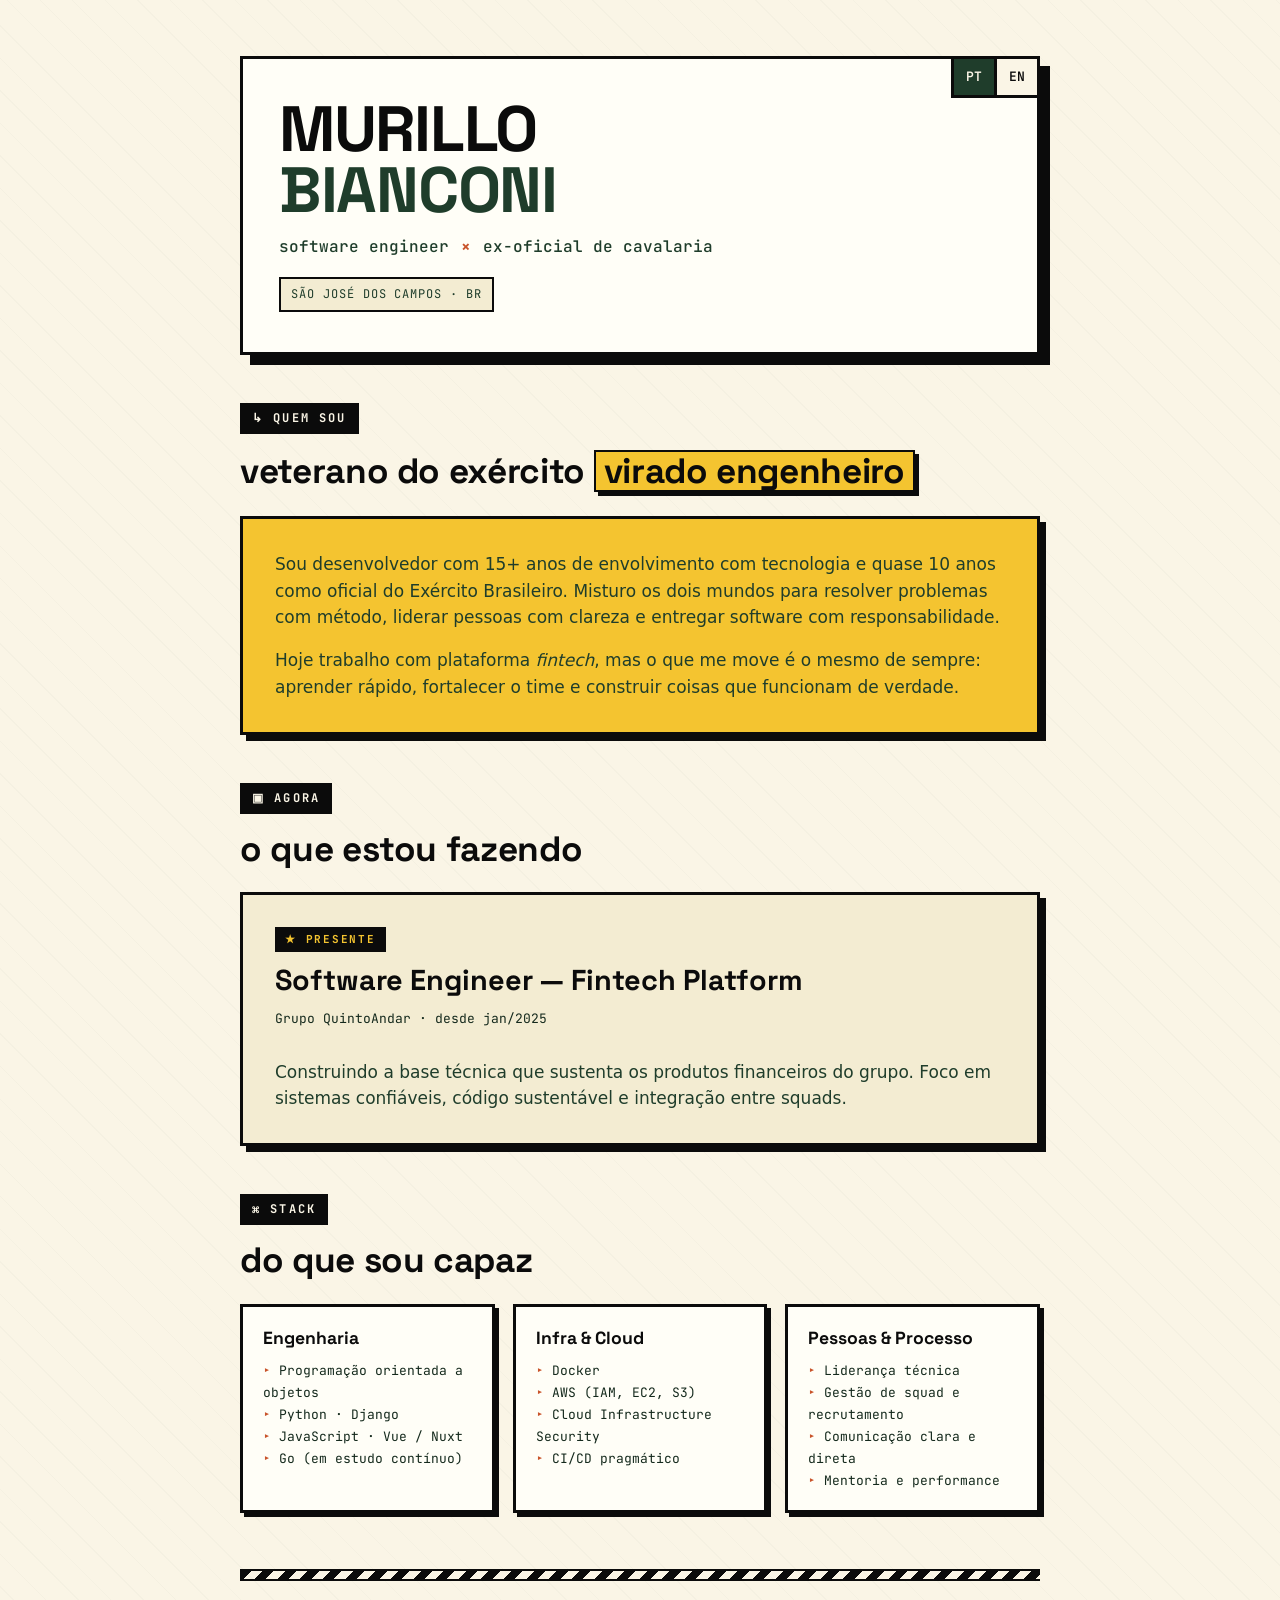
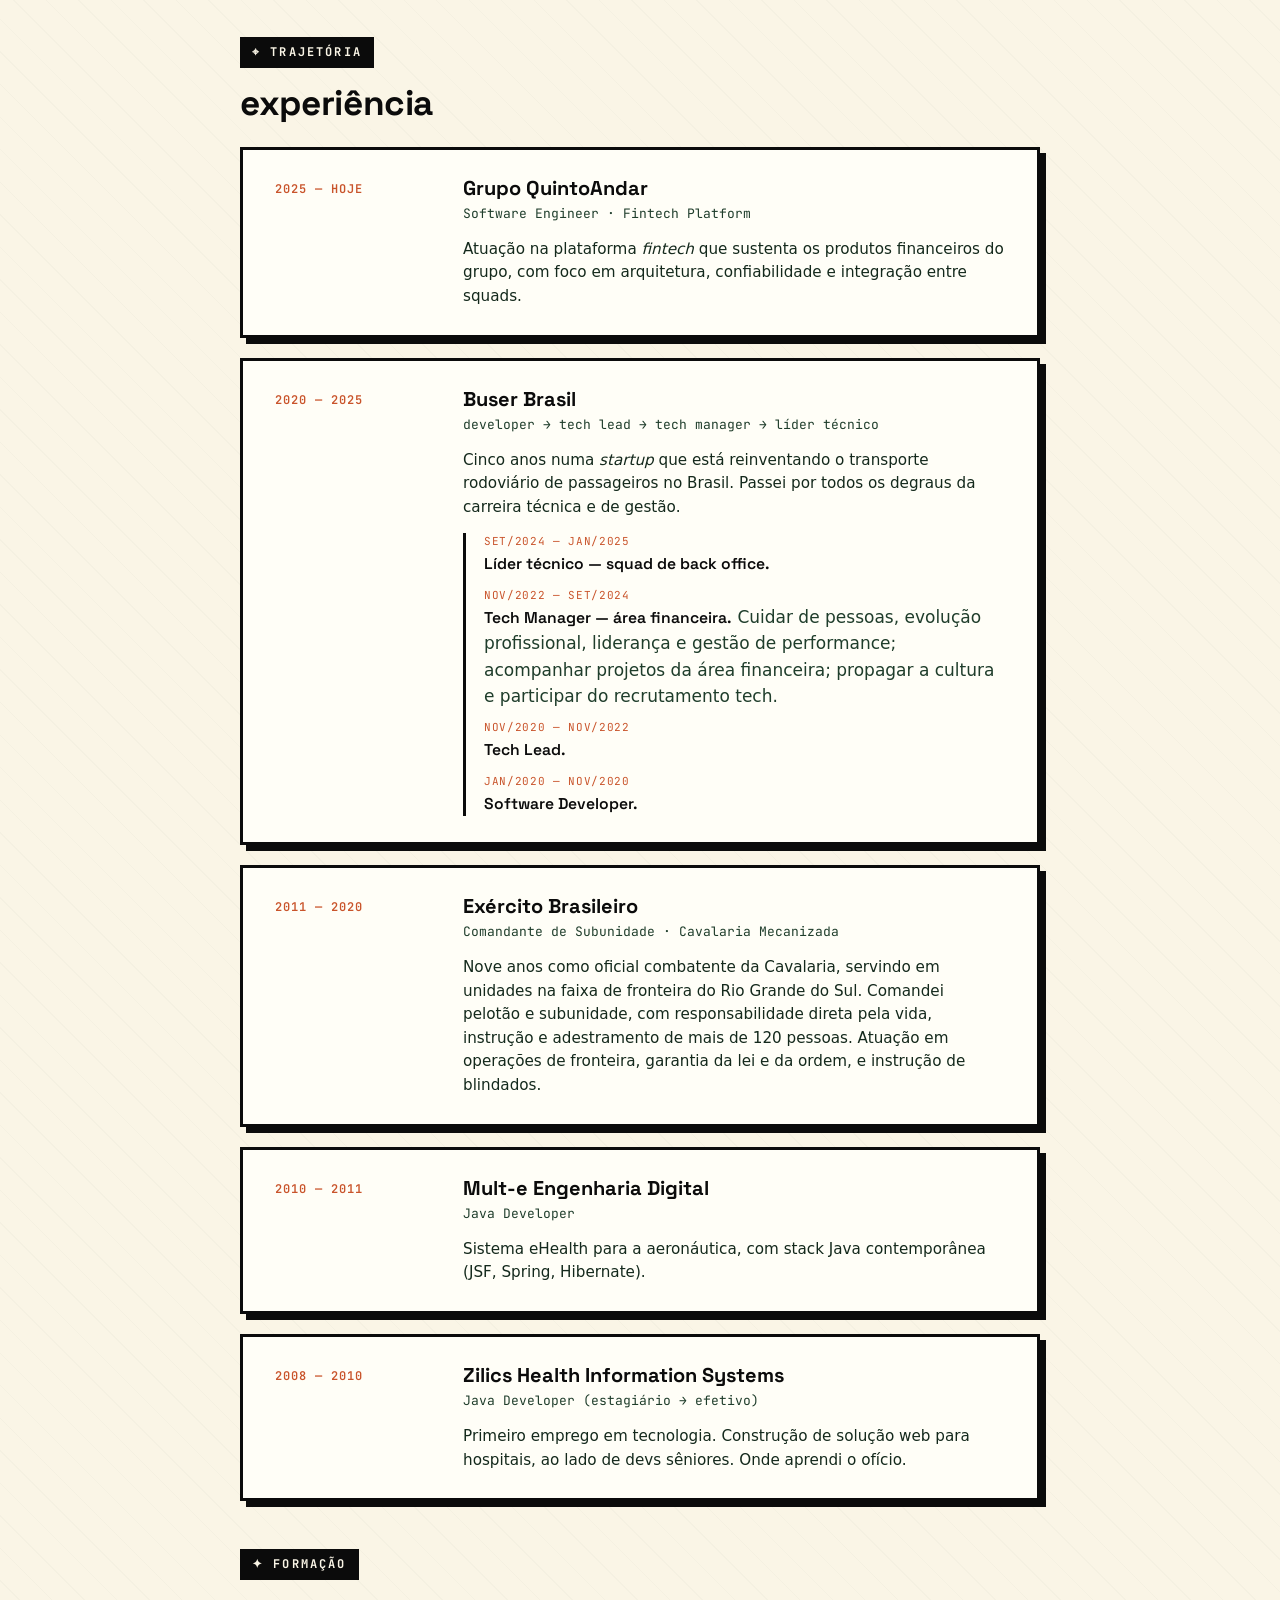
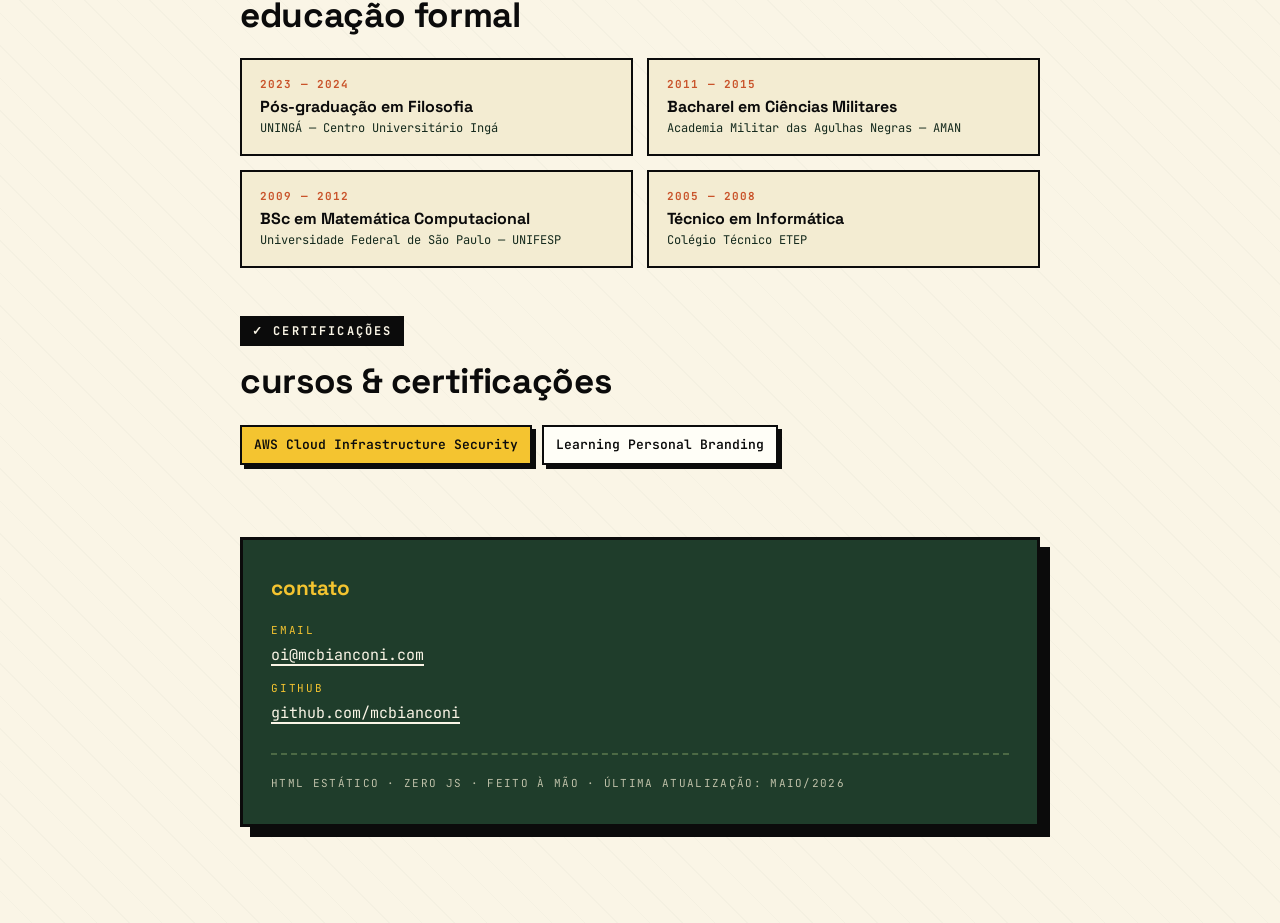
<file: index.html>
<!DOCTYPE html>
<html lang="pt-BR">
<head>
  <meta charset="UTF-8">
  <meta name="viewport" content="width=device-width, initial-scale=1">
  <title>Murillo Bianconi — Software Engineer</title>
  <meta name="description" content="Murillo Cesar Bianconi — Software Engineer, ex-oficial de Cavalaria. CV pessoal.">
  <meta name="author" content="Murillo Cesar Bianconi">
  <meta name="theme-color" content="#1F3D2B">
  <link rel="icon" type="image/svg+xml" href="/favicon.svg">
  <link rel="preconnect" href="https://fonts.googleapis.com">
  <link rel="preconnect" href="https://fonts.gstatic.com" crossorigin>
  <link href="https://fonts.googleapis.com/css2?family=Space+Grotesk:wght@500;600;700&family=JetBrains+Mono:wght@500;600;700&display=swap" rel="stylesheet">
  <link rel="stylesheet" href="/style.css">
  <meta property="og:title" content="Murillo Bianconi — Software Engineer">
  <meta property="og:description" content="Software Engineer, ex-oficial de Cavalaria do Exército Brasileiro.">
  <meta property="og:type" content="profile">
  <meta property="og:locale" content="pt_BR">
</head>
<body>
  <main class="page">

    <header class="site-header">
      <nav class="lang-toggle" aria-label="Idioma">
        <span class="current" aria-current="page">PT</span>
        <a href="/en/" hreflang="en">EN</a>
      </nav>
      <h1 class="site-title">
        Murillo<br>
        <span class="surname">Bianconi</span>
      </h1>
      <p class="site-subtitle">
        software engineer
        <span class="sep">×</span>
        ex-oficial de cavalaria
      </p>
      <span class="location">São José dos Campos · BR</span>
    </header>

    <section aria-labelledby="sobre">
      <span class="section-label">↳ quem sou</span>
      <h2 class="section-title" id="sobre">veterano do exército <span class="mark">virado engenheiro</span></h2>
      <div class="block block--sun">
        <p>
          Sou desenvolvedor com 15+ anos de envolvimento com tecnologia e quase
          10 anos como oficial do Exército Brasileiro. Misturo os dois mundos
          para resolver problemas com método, liderar pessoas com clareza e
          entregar software com responsabilidade.
        </p>
        <p>
          Hoje trabalho com plataforma <em>fintech</em>, mas o que me move é o
          mesmo de sempre: aprender rápido, fortalecer o time e construir
          coisas que funcionam de verdade.
        </p>
      </div>
    </section>

    <section aria-labelledby="agora">
      <span class="section-label">▣ agora</span>
      <h2 class="section-title" id="agora">o que estou fazendo</h2>
      <div class="block block--now block--cream">
        <span class="now-tag">★ presente</span>
        <p class="now-role">Software Engineer — Fintech Platform</p>
        <p class="now-meta">Grupo QuintoAndar · desde jan/2025</p>
        <p>
          Construindo a base técnica que sustenta os produtos financeiros do
          grupo. Foco em sistemas confiáveis, código sustentável e integração
          entre squads.
        </p>
      </div>
    </section>

    <section aria-labelledby="skills">
      <span class="section-label">⌘ stack</span>
      <h2 class="section-title" id="skills">do que sou capaz</h2>
      <div class="skills">
        <article class="skill">
          <h3>Engenharia</h3>
          <ul>
            <li>Programação orientada a objetos</li>
            <li>Python · Django</li>
            <li>JavaScript · Vue / Nuxt</li>
            <li>Go (em estudo contínuo)</li>
          </ul>
        </article>
        <article class="skill">
          <h3>Infra &amp; Cloud</h3>
          <ul>
            <li>Docker</li>
            <li>AWS (IAM, EC2, S3)</li>
            <li>Cloud Infrastructure Security</li>
            <li>CI/CD pragmático</li>
          </ul>
        </article>
        <article class="skill">
          <h3>Pessoas &amp; Processo</h3>
          <ul>
            <li>Liderança técnica</li>
            <li>Gestão de squad e recrutamento</li>
            <li>Comunicação clara e direta</li>
            <li>Mentoria e performance</li>
          </ul>
        </article>
      </div>
    </section>

    <div class="divider" aria-hidden="true"></div>

    <section aria-labelledby="trajetoria">
      <span class="section-label">⌖ trajetória</span>
      <h2 class="section-title" id="trajetoria">experiência</h2>
      <div class="timeline">

        <article class="job">
          <div class="job-date">2025 — hoje</div>
          <div>
            <h3 class="job-company">Grupo QuintoAndar</h3>
            <p class="job-role">Software Engineer · Fintech Platform</p>
          </div>
          <div class="job-body">
            <p class="job-desc">
              Atuação na plataforma <em>fintech</em> que sustenta os produtos
              financeiros do grupo, com foco em arquitetura, confiabilidade e
              integração entre squads.
            </p>
          </div>
        </article>

        <article class="job">
          <div class="job-date">2020 — 2025</div>
          <div>
            <h3 class="job-company">Buser Brasil</h3>
            <p class="job-role">developer → tech lead → tech manager → líder técnico</p>
          </div>
          <div class="job-body">
            <p class="job-desc">
              Cinco anos numa <em>startup</em> que está reinventando o
              transporte rodoviário de passageiros no Brasil. Passei por
              todos os degraus da carreira técnica e de gestão.
            </p>
            <ul class="sub-roles">
              <li>
                <span class="sub-date">set/2024 — jan/2025</span>
                <span class="sub-title">Líder técnico — squad de back office.</span>
              </li>
              <li>
                <span class="sub-date">nov/2022 — set/2024</span>
                <span class="sub-title">Tech Manager — área financeira.</span>
                Cuidar de pessoas, evolução profissional, liderança e gestão
                de performance; acompanhar projetos da área financeira;
                propagar a cultura e participar do recrutamento tech.
              </li>
              <li>
                <span class="sub-date">nov/2020 — nov/2022</span>
                <span class="sub-title">Tech Lead.</span>
              </li>
              <li>
                <span class="sub-date">jan/2020 — nov/2020</span>
                <span class="sub-title">Software Developer.</span>
              </li>
            </ul>
          </div>
        </article>

        <article class="job">
          <div class="job-date">2011 — 2020</div>
          <div>
            <h3 class="job-company">Exército Brasileiro</h3>
            <p class="job-role">Comandante de Subunidade · Cavalaria Mecanizada</p>
          </div>
          <div class="job-body">
            <p class="job-desc">
              Nove anos como oficial combatente da Cavalaria, servindo em
              unidades na faixa de fronteira do Rio Grande do Sul.
              Comandei pelotão e subunidade, com responsabilidade direta
              pela vida, instrução e adestramento de mais de 120 pessoas.
              Atuação em operações de fronteira, garantia da lei e da
              ordem, e instrução de blindados.
            </p>
          </div>
        </article>

        <article class="job">
          <div class="job-date">2010 — 2011</div>
          <div>
            <h3 class="job-company">Mult-e Engenharia Digital</h3>
            <p class="job-role">Java Developer</p>
          </div>
          <div class="job-body">
            <p class="job-desc">
              Sistema eHealth para a aeronáutica, com stack Java
              contemporânea (JSF, Spring, Hibernate).
            </p>
          </div>
        </article>

        <article class="job">
          <div class="job-date">2008 — 2010</div>
          <div>
            <h3 class="job-company">Zilics Health Information Systems</h3>
            <p class="job-role">Java Developer (estagiário → efetivo)</p>
          </div>
          <div class="job-body">
            <p class="job-desc">
              Primeiro emprego em tecnologia. Construção de solução web
              para hospitais, ao lado de devs sêniores. Onde aprendi o
              ofício.
            </p>
          </div>
        </article>

      </div>
    </section>

    <section aria-labelledby="formacao">
      <span class="section-label">✦ formação</span>
      <h2 class="section-title" id="formacao">educação formal</h2>
      <div class="edu-grid">
        <article class="edu">
          <div class="edu-years">2023 — 2024</div>
          <h3 class="edu-degree">Pós-graduação em Filosofia</h3>
          <div class="edu-school">UNINGÁ — Centro Universitário Ingá</div>
        </article>
        <article class="edu">
          <div class="edu-years">2011 — 2015</div>
          <h3 class="edu-degree">Bacharel em Ciências Militares</h3>
          <div class="edu-school">Academia Militar das Agulhas Negras — AMAN</div>
        </article>
        <article class="edu">
          <div class="edu-years">2009 — 2012</div>
          <h3 class="edu-degree">BSc em Matemática Computacional</h3>
          <div class="edu-school">Universidade Federal de São Paulo — UNIFESP</div>
        </article>
        <article class="edu">
          <div class="edu-years">2005 — 2008</div>
          <h3 class="edu-degree">Técnico em Informática</h3>
          <div class="edu-school">Colégio Técnico ETEP</div>
        </article>
      </div>
    </section>

    <section aria-labelledby="certs">
      <span class="section-label">✓ certificações</span>
      <h2 class="section-title" id="certs">cursos &amp; certificações</h2>
      <ul class="chips">
        <li class="chip chip--sun">AWS Cloud Infrastructure Security</li>
        <li class="chip">Learning Personal Branding</li>
      </ul>
    </section>

    <footer class="site-footer">
      <h2>contato</h2>
      <ul class="contact-list">
        <li>
          <span class="label">email</span>
          <a href="mailto:oi@mcbianconi.com">oi@mcbianconi.com</a>
        </li>
        <li>
          <span class="label">github</span>
          <a href="https://github.com/mcbianconi" rel="me">github.com/mcbianconi</a>
        </li>
      </ul>
      <div class="colophon">
        HTML estático · zero JS · feito à mão · última atualização: maio/2026
      </div>
    </footer>

  </main>
</body>
</html>
</file>
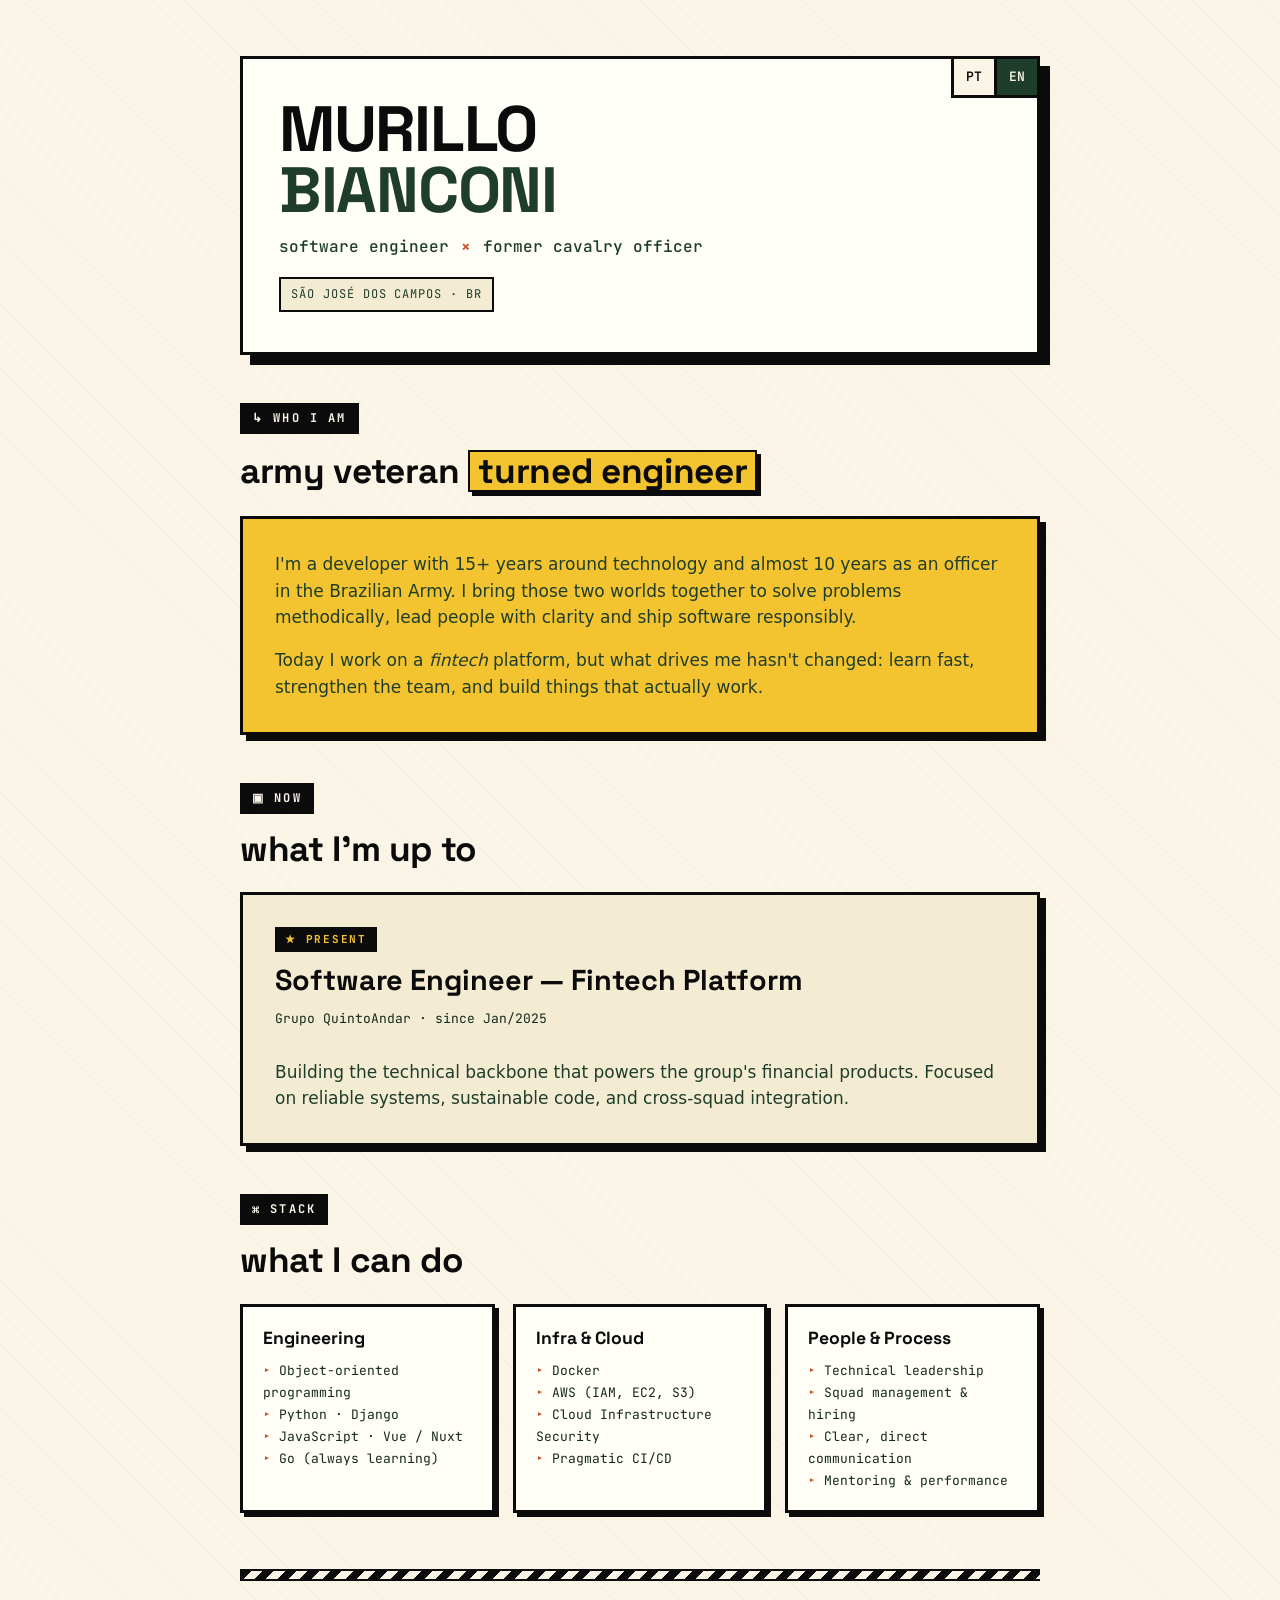
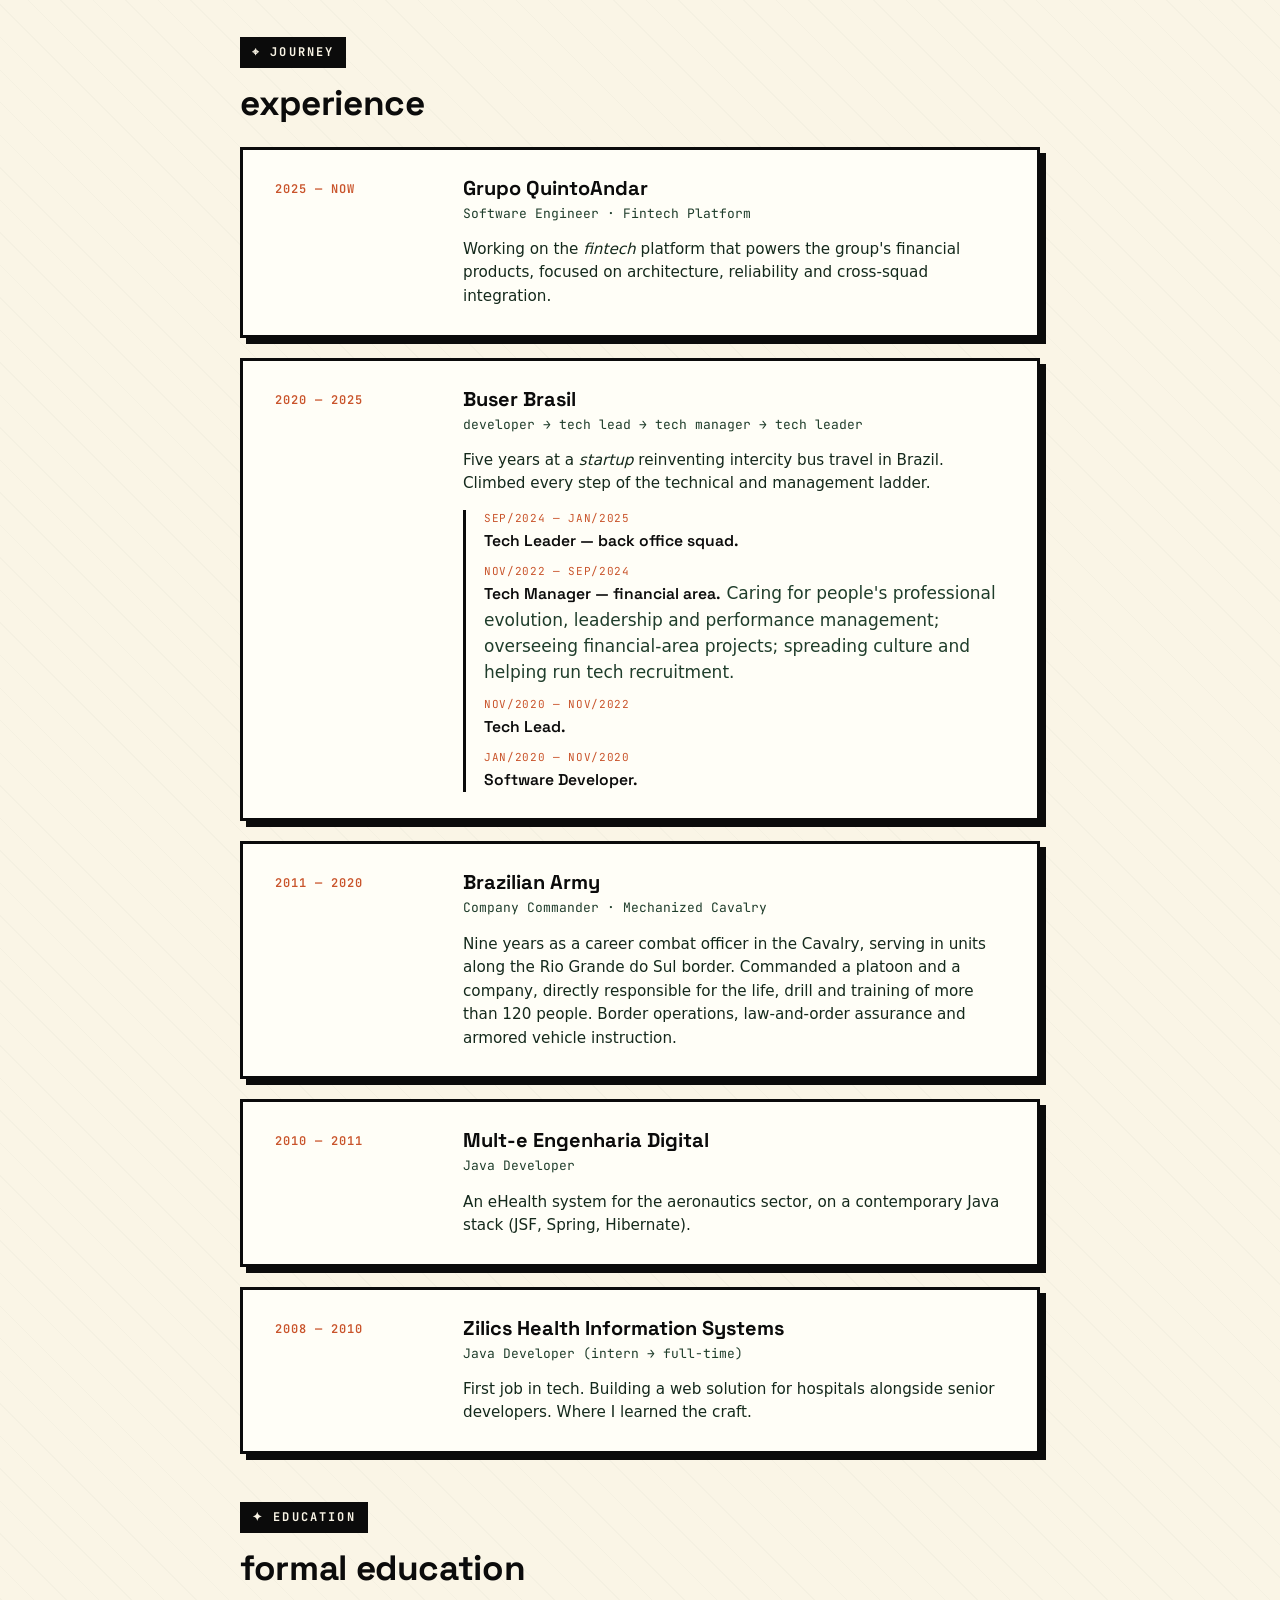
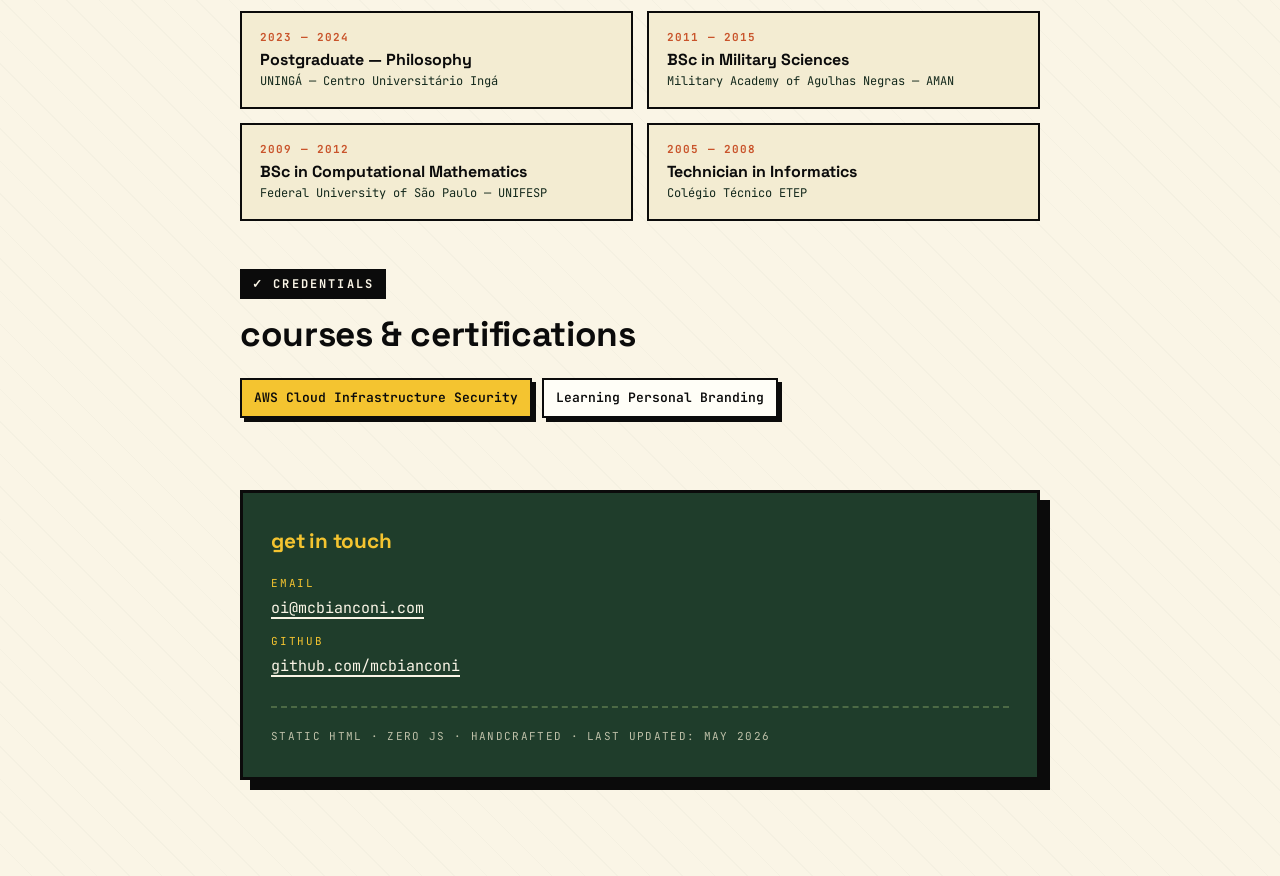
<file: en/index.html>
<!DOCTYPE html>
<html lang="en">
<head>
  <meta charset="UTF-8">
  <meta name="viewport" content="width=device-width, initial-scale=1">
  <title>Murillo Bianconi — Software Engineer</title>
  <meta name="description" content="Murillo Cesar Bianconi — Software Engineer, former Cavalry officer. Personal CV.">
  <meta name="author" content="Murillo Cesar Bianconi">
  <meta name="theme-color" content="#1F3D2B">
  <link rel="icon" type="image/svg+xml" href="/favicon.svg">
  <link rel="preconnect" href="https://fonts.googleapis.com">
  <link rel="preconnect" href="https://fonts.gstatic.com" crossorigin>
  <link href="https://fonts.googleapis.com/css2?family=Space+Grotesk:wght@500;600;700&family=JetBrains+Mono:wght@500;600;700&display=swap" rel="stylesheet">
  <link rel="stylesheet" href="/style.css">
  <meta property="og:title" content="Murillo Bianconi — Software Engineer">
  <meta property="og:description" content="Software Engineer, former Cavalry officer in the Brazilian Army.">
  <meta property="og:type" content="profile">
  <meta property="og:locale" content="en_US">
</head>
<body>
  <main class="page">

    <header class="site-header">
      <nav class="lang-toggle" aria-label="Language">
        <a href="/" hreflang="pt-BR">PT</a>
        <span class="current" aria-current="page">EN</span>
      </nav>
      <h1 class="site-title">
        Murillo<br>
        <span class="surname">Bianconi</span>
      </h1>
      <p class="site-subtitle">
        software engineer
        <span class="sep">×</span>
        former cavalry officer
      </p>
      <span class="location">São José dos Campos · BR</span>
    </header>

    <section aria-labelledby="about">
      <span class="section-label">↳ who I am</span>
      <h2 class="section-title" id="about">army veteran <span class="mark">turned engineer</span></h2>
      <div class="block block--sun">
        <p>
          I'm a developer with 15+ years around technology and almost 10 years
          as an officer in the Brazilian Army. I bring those two worlds
          together to solve problems methodically, lead people with clarity
          and ship software responsibly.
        </p>
        <p>
          Today I work on a <em>fintech</em> platform, but what drives me
          hasn't changed: learn fast, strengthen the team, and build things
          that actually work.
        </p>
      </div>
    </section>

    <section aria-labelledby="now">
      <span class="section-label">▣ now</span>
      <h2 class="section-title" id="now">what I'm up to</h2>
      <div class="block block--now block--cream">
        <span class="now-tag">★ present</span>
        <p class="now-role">Software Engineer — Fintech Platform</p>
        <p class="now-meta">Grupo QuintoAndar · since Jan/2025</p>
        <p>
          Building the technical backbone that powers the group's financial
          products. Focused on reliable systems, sustainable code, and
          cross-squad integration.
        </p>
      </div>
    </section>

    <section aria-labelledby="skills">
      <span class="section-label">⌘ stack</span>
      <h2 class="section-title" id="skills">what I can do</h2>
      <div class="skills">
        <article class="skill">
          <h3>Engineering</h3>
          <ul>
            <li>Object-oriented programming</li>
            <li>Python · Django</li>
            <li>JavaScript · Vue / Nuxt</li>
            <li>Go (always learning)</li>
          </ul>
        </article>
        <article class="skill">
          <h3>Infra &amp; Cloud</h3>
          <ul>
            <li>Docker</li>
            <li>AWS (IAM, EC2, S3)</li>
            <li>Cloud Infrastructure Security</li>
            <li>Pragmatic CI/CD</li>
          </ul>
        </article>
        <article class="skill">
          <h3>People &amp; Process</h3>
          <ul>
            <li>Technical leadership</li>
            <li>Squad management &amp; hiring</li>
            <li>Clear, direct communication</li>
            <li>Mentoring &amp; performance</li>
          </ul>
        </article>
      </div>
    </section>

    <div class="divider" aria-hidden="true"></div>

    <section aria-labelledby="journey">
      <span class="section-label">⌖ journey</span>
      <h2 class="section-title" id="journey">experience</h2>
      <div class="timeline">

        <article class="job">
          <div class="job-date">2025 — now</div>
          <div>
            <h3 class="job-company">Grupo QuintoAndar</h3>
            <p class="job-role">Software Engineer · Fintech Platform</p>
          </div>
          <div class="job-body">
            <p class="job-desc">
              Working on the <em>fintech</em> platform that powers the
              group's financial products, focused on architecture,
              reliability and cross-squad integration.
            </p>
          </div>
        </article>

        <article class="job">
          <div class="job-date">2020 — 2025</div>
          <div>
            <h3 class="job-company">Buser Brasil</h3>
            <p class="job-role">developer → tech lead → tech manager → tech leader</p>
          </div>
          <div class="job-body">
            <p class="job-desc">
              Five years at a <em>startup</em> reinventing intercity bus
              travel in Brazil. Climbed every step of the technical and
              management ladder.
            </p>
            <ul class="sub-roles">
              <li>
                <span class="sub-date">Sep/2024 — Jan/2025</span>
                <span class="sub-title">Tech Leader — back office squad.</span>
              </li>
              <li>
                <span class="sub-date">Nov/2022 — Sep/2024</span>
                <span class="sub-title">Tech Manager — financial area.</span>
                Caring for people's professional evolution, leadership and
                performance management; overseeing financial-area projects;
                spreading culture and helping run tech recruitment.
              </li>
              <li>
                <span class="sub-date">Nov/2020 — Nov/2022</span>
                <span class="sub-title">Tech Lead.</span>
              </li>
              <li>
                <span class="sub-date">Jan/2020 — Nov/2020</span>
                <span class="sub-title">Software Developer.</span>
              </li>
            </ul>
          </div>
        </article>

        <article class="job">
          <div class="job-date">2011 — 2020</div>
          <div>
            <h3 class="job-company">Brazilian Army</h3>
            <p class="job-role">Company Commander · Mechanized Cavalry</p>
          </div>
          <div class="job-body">
            <p class="job-desc">
              Nine years as a career combat officer in the Cavalry,
              serving in units along the Rio Grande do Sul border.
              Commanded a platoon and a company, directly responsible
              for the life, drill and training of more than 120 people.
              Border operations, law-and-order assurance and armored
              vehicle instruction.
            </p>
          </div>
        </article>

        <article class="job">
          <div class="job-date">2010 — 2011</div>
          <div>
            <h3 class="job-company">Mult-e Engenharia Digital</h3>
            <p class="job-role">Java Developer</p>
          </div>
          <div class="job-body">
            <p class="job-desc">
              An eHealth system for the aeronautics sector, on a
              contemporary Java stack (JSF, Spring, Hibernate).
            </p>
          </div>
        </article>

        <article class="job">
          <div class="job-date">2008 — 2010</div>
          <div>
            <h3 class="job-company">Zilics Health Information Systems</h3>
            <p class="job-role">Java Developer (intern → full-time)</p>
          </div>
          <div class="job-body">
            <p class="job-desc">
              First job in tech. Building a web solution for hospitals
              alongside senior developers. Where I learned the craft.
            </p>
          </div>
        </article>

      </div>
    </section>

    <section aria-labelledby="education">
      <span class="section-label">✦ education</span>
      <h2 class="section-title" id="education">formal education</h2>
      <div class="edu-grid">
        <article class="edu">
          <div class="edu-years">2023 — 2024</div>
          <h3 class="edu-degree">Postgraduate — Philosophy</h3>
          <div class="edu-school">UNINGÁ — Centro Universitário Ingá</div>
        </article>
        <article class="edu">
          <div class="edu-years">2011 — 2015</div>
          <h3 class="edu-degree">BSc in Military Sciences</h3>
          <div class="edu-school">Military Academy of Agulhas Negras — AMAN</div>
        </article>
        <article class="edu">
          <div class="edu-years">2009 — 2012</div>
          <h3 class="edu-degree">BSc in Computational Mathematics</h3>
          <div class="edu-school">Federal University of São Paulo — UNIFESP</div>
        </article>
        <article class="edu">
          <div class="edu-years">2005 — 2008</div>
          <h3 class="edu-degree">Technician in Informatics</h3>
          <div class="edu-school">Colégio Técnico ETEP</div>
        </article>
      </div>
    </section>

    <section aria-labelledby="certs">
      <span class="section-label">✓ credentials</span>
      <h2 class="section-title" id="certs">courses &amp; certifications</h2>
      <ul class="chips">
        <li class="chip chip--sun">AWS Cloud Infrastructure Security</li>
        <li class="chip">Learning Personal Branding</li>
      </ul>
    </section>

    <footer class="site-footer">
      <h2>get in touch</h2>
      <ul class="contact-list">
        <li>
          <span class="label">email</span>
          <a href="mailto:oi@mcbianconi.com">oi@mcbianconi.com</a>
        </li>
        <li>
          <span class="label">github</span>
          <a href="https://github.com/mcbianconi" rel="me">github.com/mcbianconi</a>
        </li>
      </ul>
      <div class="colophon">
        static HTML · zero JS · handcrafted · last updated: May 2026
      </div>
    </footer>

  </main>
</body>
</html>
</file>
<file: style.css>
:root {
  --cream: #FAF5E6;
  --cream-soft: #F3ECD2;
  --forest: #1F3D2B;
  --forest-deep: #14291C;
  --moss: #5B7A4E;
  --sun: #F4C430;
  --terracotta: #C9542B;
  --terracotta-soft: #E8A07A;
  --ink: #0B0B0B;
  --paper: #FFFEF7;

  --border: 3px solid var(--ink);
  --border-thin: 2px solid var(--ink);
  --shadow-hard: 6px 6px 0 var(--ink);
  --shadow-hard-sm: 4px 4px 0 var(--ink);
  --shadow-hard-lg: 10px 10px 0 var(--ink);

  --font-display: "Space Grotesk", ui-sans-serif, system-ui, -apple-system, sans-serif;
  --font-mono: "JetBrains Mono", ui-monospace, "SF Mono", Consolas, monospace;
  --font-body: ui-sans-serif, system-ui, -apple-system, "Segoe UI", sans-serif;
}

*, *::before, *::after { box-sizing: border-box; }

html { scroll-behavior: smooth; }

body {
  margin: 0;
  padding: 0;
  font-family: var(--font-body);
  font-size: 17px;
  line-height: 1.55;
  color: var(--forest);
  background: var(--cream);
  background-image:
    repeating-linear-gradient(45deg, transparent 0 22px, rgba(31, 61, 43, 0.025) 22px 23px);
  -webkit-font-smoothing: antialiased;
  text-rendering: optimizeLegibility;
}

a {
  color: var(--forest);
  text-decoration: underline;
  text-decoration-thickness: 2px;
  text-underline-offset: 3px;
  transition: background 80ms linear, color 80ms linear;
}
a:hover, a:focus-visible {
  background: var(--sun);
  color: var(--ink);
  outline: none;
}

::selection { background: var(--sun); color: var(--ink); }

/* ────────────────────────────────────────────────────── Layout */

.page {
  max-width: 880px;
  margin: 0 auto;
  padding: 32px 20px 80px;
}

@media (min-width: 768px) {
  .page { padding: 56px 40px 96px; }
}

section { margin-top: 48px; }

/* ────────────────────────────────────────────────────── Header */

.site-header {
  border: var(--border);
  background: var(--paper);
  box-shadow: var(--shadow-hard-lg);
  padding: 28px 24px;
  position: relative;
}

@media (min-width: 768px) {
  .site-header { padding: 40px 36px; }
}

.lang-toggle {
  position: absolute;
  top: -3px;
  right: -3px;
  display: inline-flex;
  gap: 0;
  font-family: var(--font-mono);
  font-size: 13px;
  font-weight: 600;
}
.lang-toggle a, .lang-toggle span {
  padding: 8px 12px;
  border: var(--border);
  background: var(--cream);
  text-decoration: none;
  color: var(--ink);
  margin-left: -3px;
}
.lang-toggle .current {
  background: var(--forest);
  color: var(--cream);
}
.lang-toggle a:hover { background: var(--sun); }

.site-title {
  font-family: var(--font-display);
  font-weight: 700;
  font-size: clamp(2.2rem, 7vw, 4rem);
  line-height: 0.95;
  letter-spacing: -0.02em;
  margin: 0 0 14px;
  color: var(--ink);
  text-transform: uppercase;
}
.site-title .surname { color: var(--forest); }

.site-subtitle {
  font-family: var(--font-mono);
  font-size: clamp(0.85rem, 2.2vw, 1rem);
  font-weight: 500;
  color: var(--forest);
  margin: 0;
  display: flex;
  flex-wrap: wrap;
  align-items: center;
  gap: 8px 12px;
}
.site-subtitle .sep { color: var(--terracotta); font-weight: 700; }

.location {
  display: inline-block;
  margin-top: 18px;
  font-family: var(--font-mono);
  font-size: 12px;
  text-transform: uppercase;
  letter-spacing: 0.08em;
  padding: 6px 10px;
  background: var(--cream-soft);
  border: var(--border-thin);
}

/* ────────────────────────────────────────────────────── Section headings */

.section-label {
  display: inline-block;
  font-family: var(--font-mono);
  font-size: 12px;
  font-weight: 700;
  text-transform: uppercase;
  letter-spacing: 0.18em;
  padding: 6px 12px;
  background: var(--ink);
  color: var(--cream);
  margin-bottom: 16px;
}
.section-title {
  font-family: var(--font-display);
  font-weight: 700;
  font-size: clamp(1.6rem, 4vw, 2.2rem);
  line-height: 1.1;
  margin: 0 0 24px;
  color: var(--ink);
  letter-spacing: -0.01em;
}
.section-title .mark {
  background: var(--sun);
  padding: 0 8px;
  border: var(--border-thin);
  box-shadow: var(--shadow-hard-sm);
  display: inline-block;
}

/* ────────────────────────────────────────────────────── Blocks */

.block {
  border: var(--border);
  padding: 24px;
  box-shadow: var(--shadow-hard);
  background: var(--paper);
}
@media (min-width: 768px) {
  .block { padding: 32px; }
}

.block--sun { background: var(--sun); }
.block--cream { background: var(--cream-soft); }
.block--forest { background: var(--forest); color: var(--cream); }
.block--forest a { color: var(--sun); }
.block--terracotta { background: var(--terracotta-soft); }

.block p:first-child { margin-top: 0; }
.block p:last-child { margin-bottom: 0; }

.block--now {
  display: flex;
  flex-direction: column;
  gap: 12px;
}
.block--now .now-tag {
  align-self: flex-start;
  font-family: var(--font-mono);
  font-size: 11px;
  font-weight: 700;
  text-transform: uppercase;
  letter-spacing: 0.16em;
  padding: 4px 10px;
  background: var(--ink);
  color: var(--sun);
}
.block--now .now-role {
  font-family: var(--font-display);
  font-weight: 700;
  font-size: clamp(1.3rem, 3.4vw, 1.8rem);
  line-height: 1.15;
  margin: 0;
  color: var(--ink);
}
.block--now .now-meta {
  font-family: var(--font-mono);
  font-size: 13px;
  color: var(--forest-deep);
  margin: 0;
}

/* ────────────────────────────────────────────────────── Skills grid */

.skills {
  display: grid;
  grid-template-columns: 1fr;
  gap: 18px;
}
@media (min-width: 640px) {
  .skills { grid-template-columns: repeat(2, 1fr); }
}
@media (min-width: 880px) {
  .skills { grid-template-columns: repeat(3, 1fr); }
}

.skill {
  border: var(--border);
  background: var(--paper);
  padding: 18px 20px;
  box-shadow: var(--shadow-hard-sm);
  transition: transform 80ms ease-out, box-shadow 80ms ease-out;
}
.skill:hover {
  transform: translate(-2px, -2px);
  box-shadow: 6px 6px 0 var(--ink);
}
.skill h3 {
  font-family: var(--font-display);
  font-weight: 700;
  font-size: 1.1rem;
  margin: 0 0 8px;
  color: var(--ink);
}
.skill ul {
  margin: 0;
  padding: 0;
  list-style: none;
  font-family: var(--font-mono);
  font-size: 13px;
  line-height: 1.7;
  color: var(--forest-deep);
}
.skill li::before {
  content: "▸ ";
  color: var(--terracotta);
  font-weight: 700;
}

/* ────────────────────────────────────────────────────── Timeline */

.timeline { display: flex; flex-direction: column; gap: 20px; }

.job {
  border: var(--border);
  background: var(--paper);
  padding: 22px 24px;
  box-shadow: var(--shadow-hard);
  display: grid;
  grid-template-columns: 1fr;
  gap: 6px;
}
@media (min-width: 720px) {
  .job {
    grid-template-columns: 160px 1fr;
    gap: 4px 28px;
    padding: 26px 32px;
  }
}

.job-date {
  font-family: var(--font-mono);
  font-size: 12px;
  font-weight: 600;
  text-transform: uppercase;
  letter-spacing: 0.08em;
  color: var(--terracotta);
  padding-top: 4px;
}
.job-company {
  font-family: var(--font-display);
  font-weight: 700;
  font-size: 1.25rem;
  color: var(--ink);
  margin: 0;
  line-height: 1.2;
}
.job-role {
  font-family: var(--font-mono);
  font-size: 13px;
  color: var(--forest);
  margin: 4px 0 10px;
}
.job-desc {
  margin: 0;
  font-size: 0.95rem;
  color: var(--forest-deep);
}
.job-body { grid-column: 1 / -1; }
@media (min-width: 720px) {
  .job-body { grid-column: 2; }
}

.sub-roles {
  list-style: none;
  margin: 14px 0 0;
  padding: 0;
  border-left: var(--border);
  padding-left: 18px;
}
.sub-roles li { margin-bottom: 10px; }
.sub-roles li:last-child { margin-bottom: 0; }
.sub-roles .sub-date {
  font-family: var(--font-mono);
  font-size: 11px;
  color: var(--terracotta);
  letter-spacing: 0.06em;
  text-transform: uppercase;
  display: block;
}
.sub-roles .sub-title {
  font-family: var(--font-display);
  font-weight: 600;
  font-size: 0.98rem;
  color: var(--ink);
}

/* ────────────────────────────────────────────────────── Education */

.edu-grid {
  display: grid;
  grid-template-columns: 1fr;
  gap: 14px;
}
@media (min-width: 720px) {
  .edu-grid { grid-template-columns: repeat(2, 1fr); }
}
.edu {
  border: var(--border-thin);
  background: var(--cream-soft);
  padding: 16px 18px;
}
.edu-years {
  font-family: var(--font-mono);
  font-size: 11px;
  font-weight: 700;
  color: var(--terracotta);
  letter-spacing: 0.1em;
  text-transform: uppercase;
}
.edu-degree {
  font-family: var(--font-display);
  font-weight: 700;
  font-size: 1rem;
  color: var(--ink);
  margin: 4px 0 2px;
  line-height: 1.25;
}
.edu-school {
  font-family: var(--font-mono);
  font-size: 12px;
  color: var(--forest-deep);
}

/* ────────────────────────────────────────────────────── Chips */

.chips {
  display: flex;
  flex-wrap: wrap;
  gap: 10px;
  margin: 0;
  padding: 0;
  list-style: none;
}
.chip {
  font-family: var(--font-mono);
  font-size: 13px;
  font-weight: 600;
  padding: 8px 12px;
  background: var(--paper);
  border: var(--border-thin);
  box-shadow: var(--shadow-hard-sm);
  color: var(--ink);
}
.chip--sun { background: var(--sun); }

/* ────────────────────────────────────────────────────── Footer */

.site-footer {
  margin-top: 72px;
  border: var(--border);
  box-shadow: var(--shadow-hard-lg);
  background: var(--forest);
  color: var(--cream);
  padding: 32px 28px;
}
.site-footer h2 {
  font-family: var(--font-display);
  font-size: 1.3rem;
  margin: 0 0 18px;
  color: var(--sun);
  letter-spacing: -0.01em;
}
.contact-list {
  list-style: none;
  margin: 0;
  padding: 0;
  display: flex;
  flex-direction: column;
  gap: 12px;
}
.contact-list a {
  color: var(--cream);
  font-family: var(--font-mono);
  font-size: 15px;
  text-decoration: underline;
  text-decoration-thickness: 2px;
  text-underline-offset: 4px;
  word-break: break-all;
}
.contact-list a:hover { background: var(--sun); color: var(--ink); }
.contact-list .label {
  font-family: var(--font-mono);
  font-size: 11px;
  text-transform: uppercase;
  letter-spacing: 0.16em;
  color: var(--sun);
  display: block;
  margin-bottom: 2px;
}

.colophon {
  margin-top: 28px;
  padding-top: 20px;
  border-top: 2px dashed var(--moss);
  font-family: var(--font-mono);
  font-size: 11px;
  text-transform: uppercase;
  letter-spacing: 0.12em;
  color: var(--cream-soft);
  opacity: 0.75;
}

/* ────────────────────────────────────────────────────── Decorative */

.glyph {
  font-family: var(--font-mono);
  color: var(--terracotta);
  font-weight: 700;
  margin-right: 6px;
}

.divider {
  height: 12px;
  background-image: repeating-linear-gradient(135deg,
    var(--ink) 0 8px,
    transparent 8px 16px);
  border-top: var(--border-thin);
  border-bottom: var(--border-thin);
  margin: 56px 0;
}

/* ────────────────────────────────────────────────────── Print */

@media print {
  body { background: white; }
  .lang-toggle, .site-footer .colophon { display: none; }
  .block, .job, .skill, .site-header, .site-footer {
    box-shadow: none;
    border-width: 1px;
    page-break-inside: avoid;
  }
}
</file>
